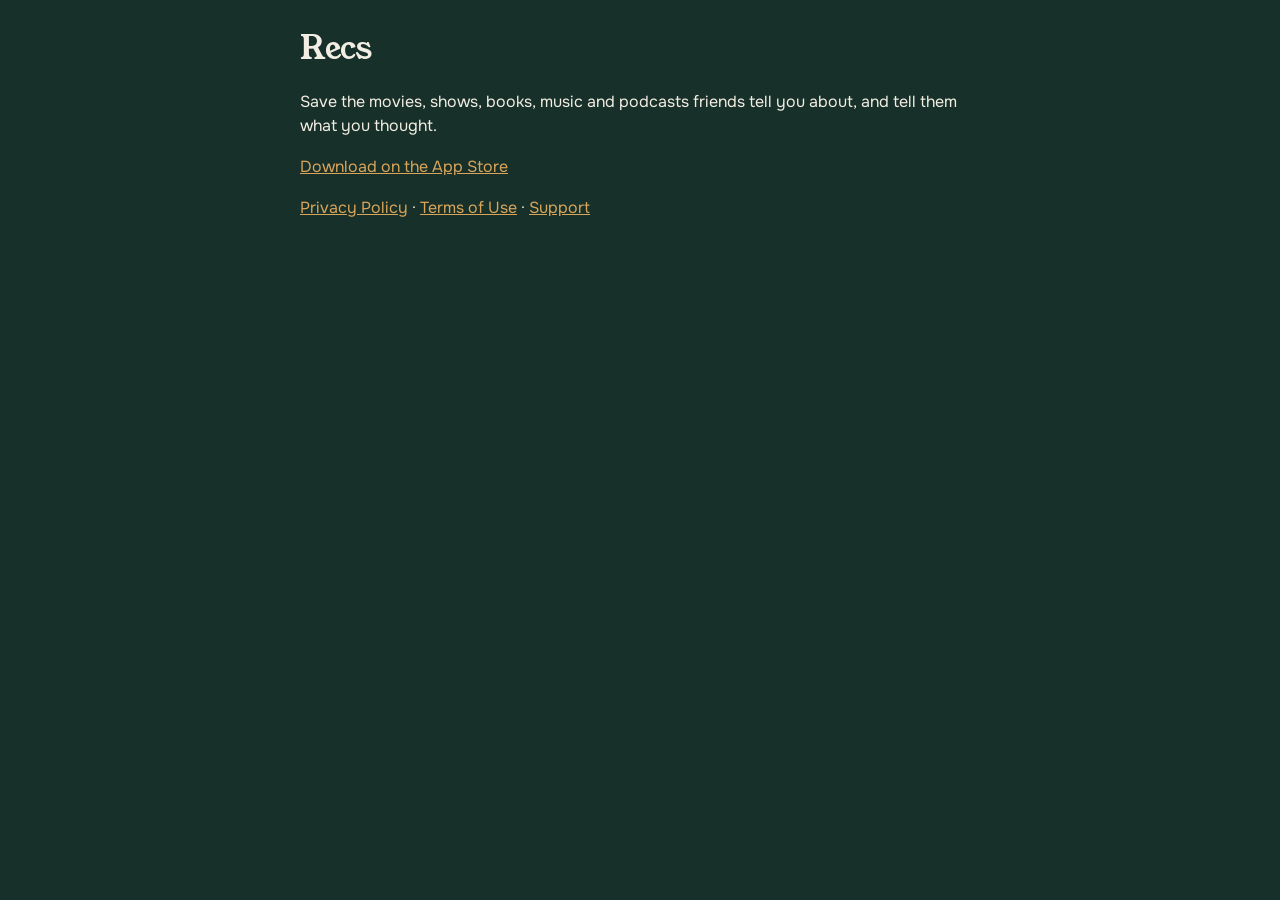
<file: index.html>
<!DOCTYPE html>
<html lang="en"><head><meta charset="utf-8"><meta name="viewport" content="width=device-width, initial-scale=1">
<title>Recs</title><meta http-equiv="refresh" content="0; url=recs/"></head>
<body><a href="recs/">Recs</a></body></html>
</file>
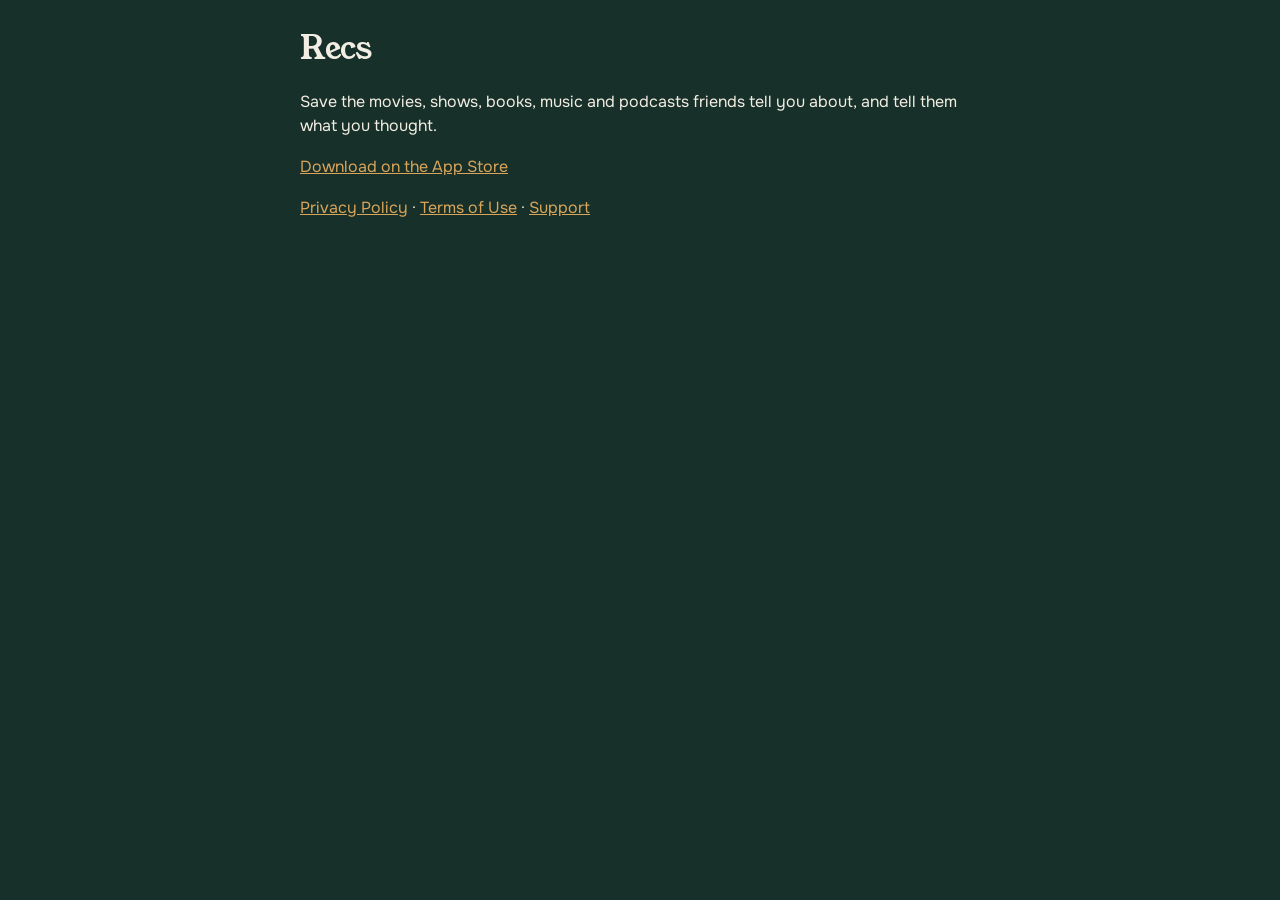
<file: recs/index.html>
<!DOCTYPE html>
<html lang="en"><head><meta charset="utf-8"><meta name="viewport" content="width=device-width, initial-scale=1">
<title>Recs</title><link rel="stylesheet" href="legal.css"></head>
<body><main>
<h1>Recs</h1>
<p>Save the movies, shows, books, music and podcasts friends tell you about, and tell them what you thought.</p>
<p><a href="https://apps.apple.com/app/id6836628511">Download on the App Store</a></p>
<p><a href="privacy.html">Privacy Policy</a> &middot; <a href="terms.html">Terms of Use</a> &middot; <a href="mailto:bfishman1992@gmail.com">Support</a></p>
</main></body></html>
</file>
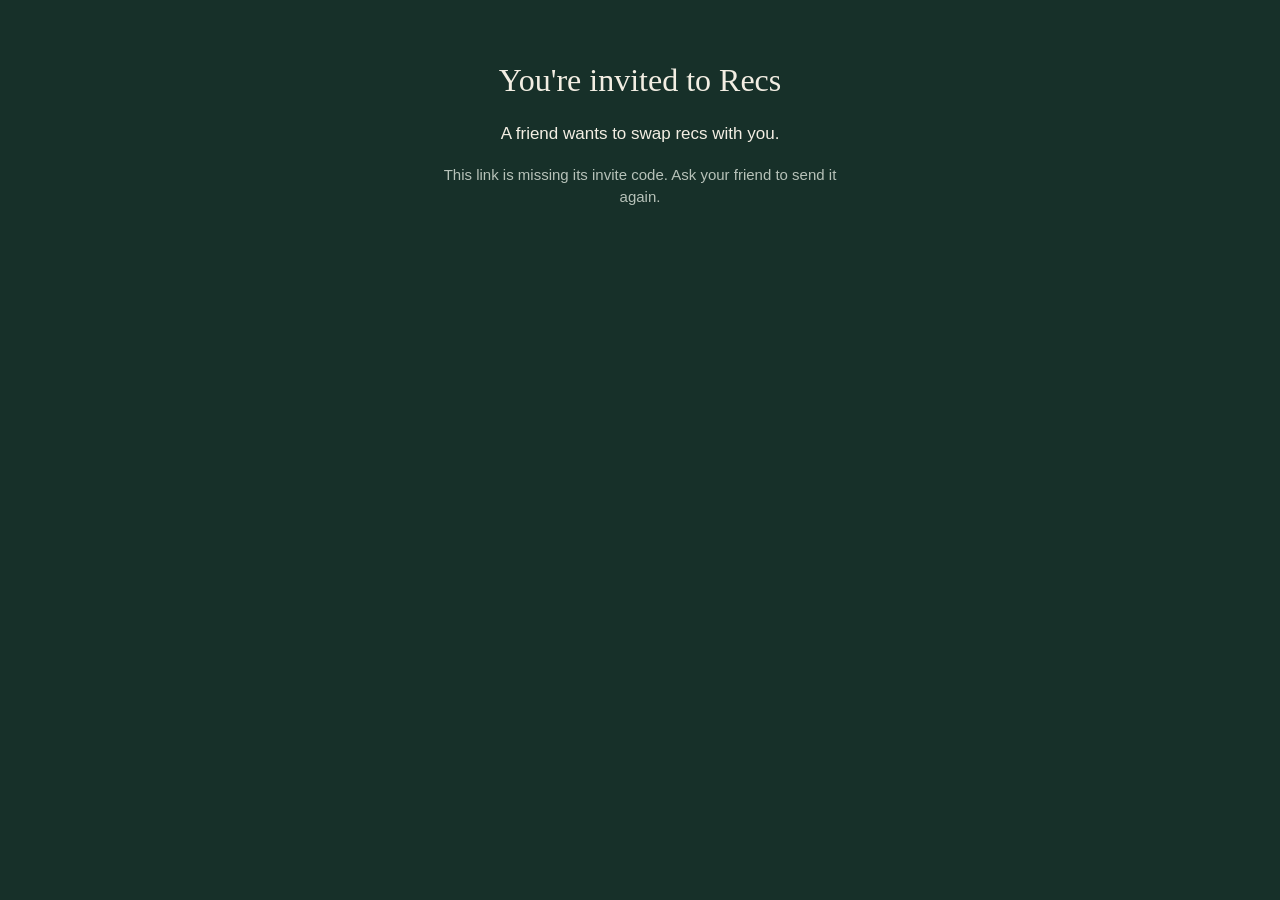
<file: recs/i/index.html>
<!DOCTYPE html>
<html lang="en"><head><meta charset="utf-8"><meta name="viewport" content="width=device-width, initial-scale=1">
<title>Join me on Recs</title>
<style>
body{margin:0;background:#173029;color:#F3EEE3;font:17px/1.5 -apple-system,BlinkMacSystemFont,"Segoe UI",sans-serif;text-align:center}
main{max-width:420px;margin:0 auto;padding:56px 24px}
h1{font-family:Georgia,serif;font-weight:400;font-size:2rem;margin:0 0 8px}
.code{font:700 2rem/1.2 ui-monospace,Menlo,monospace;letter-spacing:.18em;background:#10241F;border:1px solid #3F5A52;border-radius:14px;padding:14px;margin:18px 0}
a.b{display:block;margin:12px 0;padding:14px;border-radius:26px;background:#D9A55B;color:#17302A;font-weight:700;text-decoration:none}
button{background:none;border:1px solid #3F5A52;color:#F3EEE3;border-radius:26px;padding:12px 18px;font:inherit;min-height:44px}
.muted{color:#B7C2B9;font-size:.9375rem}
</style></head>
<body><main>
<h1>You're invited to Recs</h1>
<p>A friend wants to swap recs with you.</p>
<div id="ok" hidden>
  <p class="muted">Your invite code</p>
  <div class="code" id="code"></div>
  <a class="b" id="open" href="#">Open in Recs</a>
  <a class="b" href="https://apps.apple.com/app/id6836628511">Get Recs on the App Store</a>
  <p><button id="copy">Copy code</button></p>
  <p class="muted">New to Recs? Install it, tap "Have an invite code?" on the welcome screen, and enter the code above.</p>
</div>
<p id="bad" class="muted" hidden>This link is missing its invite code. Ask your friend to send it again.</p>
</main>
<script>
(function () {
  var c = (new URLSearchParams(location.search).get('c') || '').toUpperCase().replace(/[^A-Z0-9]/g, '');
  if (!/^[A-HJ-NP-Z2-9]{8}$/.test(c)) { document.getElementById('bad').hidden = false; return; }
  document.getElementById('ok').hidden = false;
  document.getElementById('code').textContent = c;
  var app = 'recs://invite/' + c;
  document.getElementById('open').href = app;
  document.getElementById('copy').onclick = function () { var b = this; if (navigator.clipboard) navigator.clipboard.writeText(c).then(function () { b.textContent = 'Code copied'; }); };
  // Try the app once; if it is not installed, the page stays and shows the code.
  setTimeout(function () { location.href = app; }, 250);
})();
</script>
</body></html>
</file>
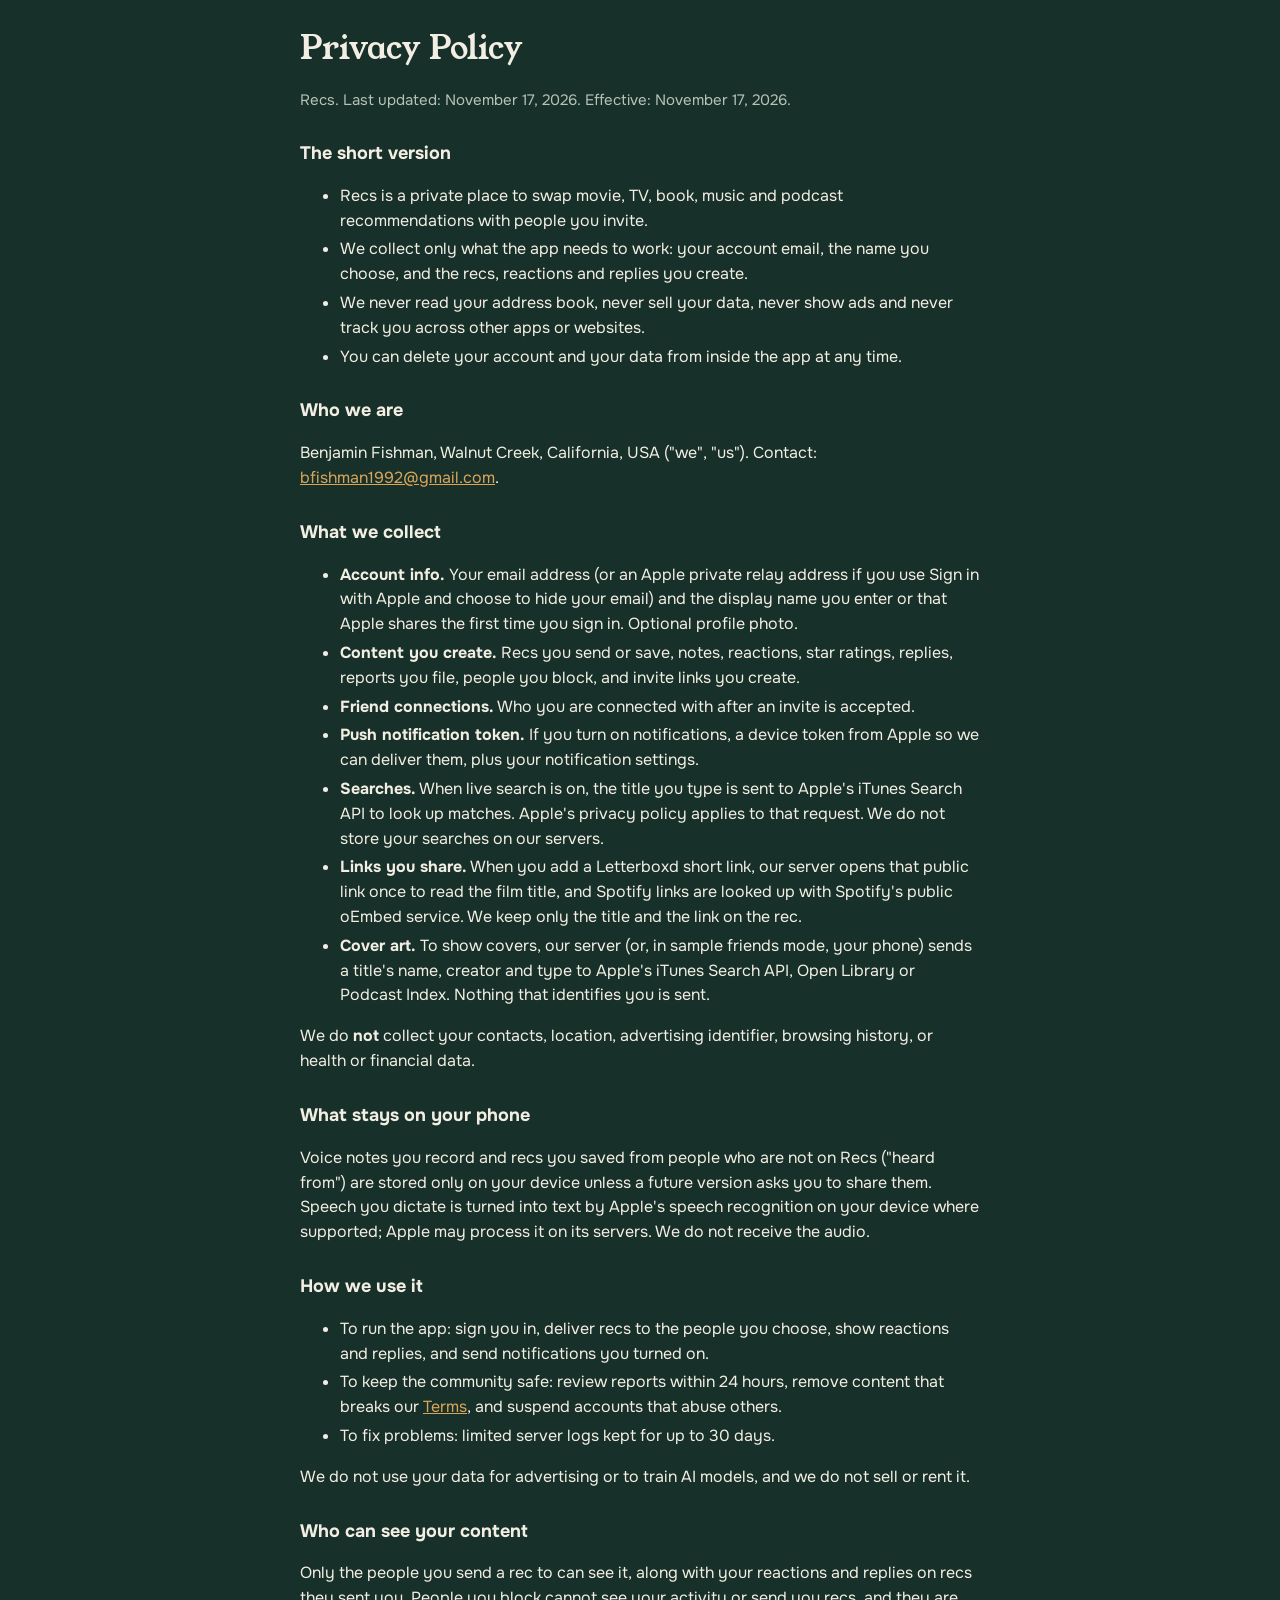
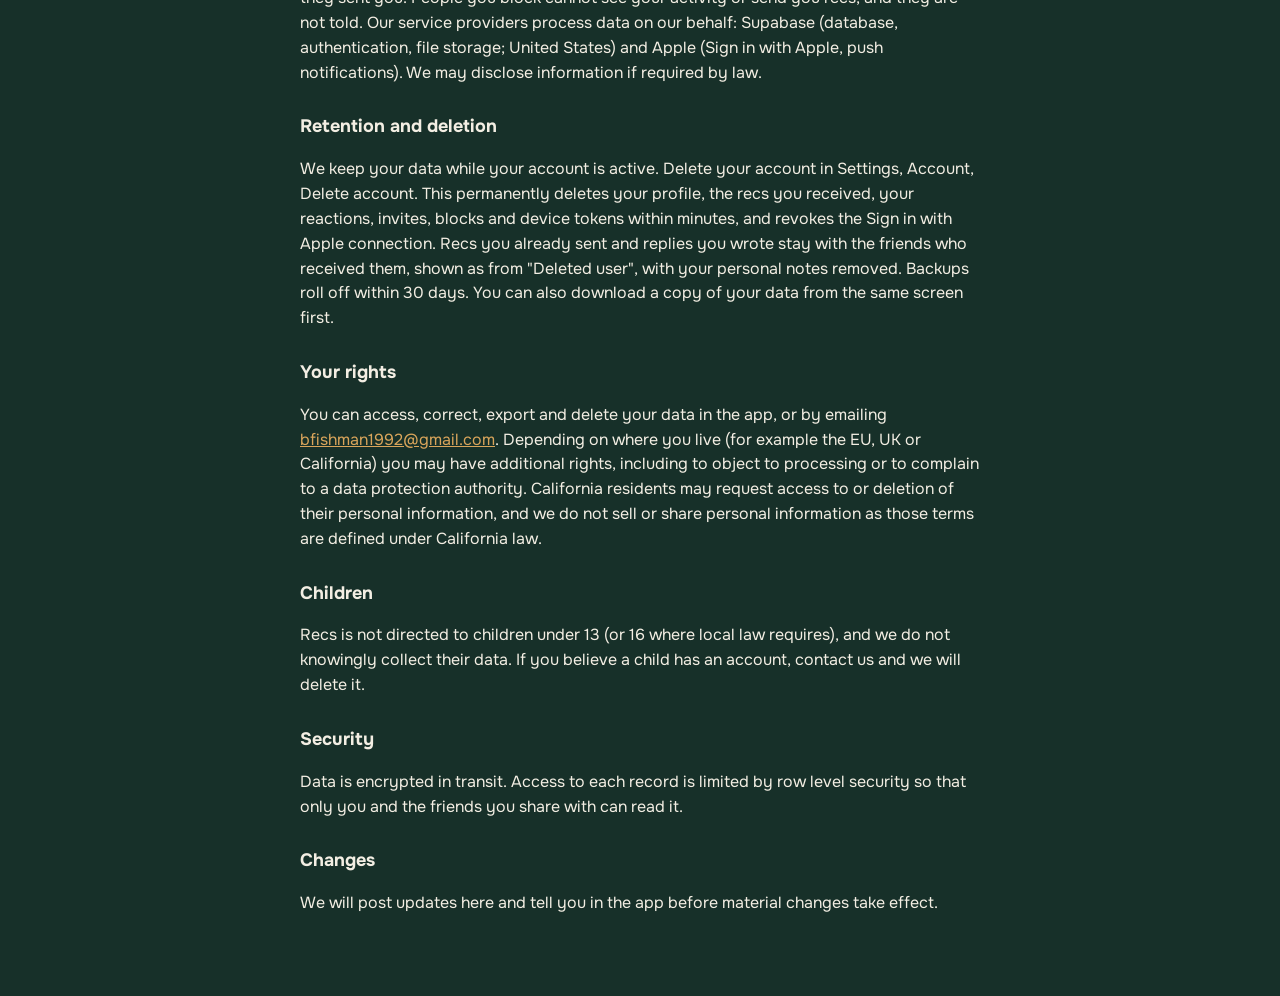
<file: recs/privacy.html>
<!DOCTYPE html>
<html lang="en"><head><meta charset="utf-8"><meta name="viewport" content="width=device-width, initial-scale=1, viewport-fit=cover">
<title>Recs Privacy Policy</title><link rel="stylesheet" href="legal.css"></head>
<body><main>
<h1>Privacy Policy</h1>
<p class="muted">Recs. Last updated: November 17, 2026. Effective: November 17, 2026.</p>

<h2>The short version</h2>
<ul>
<li>Recs is a private place to swap movie, TV, book, music and podcast recommendations with people you invite.</li>
<li>We collect only what the app needs to work: your account email, the name you choose, and the recs, reactions and replies you create.</li>
<li>We never read your address book, never sell your data, never show ads and never track you across other apps or websites.</li>
<li>You can delete your account and your data from inside the app at any time.</li>
</ul>

<h2>Who we are</h2>
<p>Benjamin Fishman, Walnut Creek, California, USA ("we", "us"). Contact: <a href="mailto:bfishman1992@gmail.com">bfishman1992@gmail.com</a>.</p>

<h2>What we collect</h2>
<ul>
<li><b>Account info.</b> Your email address (or an Apple private relay address if you use Sign in with Apple and choose to hide your email) and the display name you enter or that Apple shares the first time you sign in. Optional profile photo.</li>
<li><b>Content you create.</b> Recs you send or save, notes, reactions, star ratings, replies, reports you file, people you block, and invite links you create.</li>
<li><b>Friend connections.</b> Who you are connected with after an invite is accepted.</li>
<li><b>Push notification token.</b> If you turn on notifications, a device token from Apple so we can deliver them, plus your notification settings.</li>
<li><b>Searches.</b> When live search is on, the title you type is sent to Apple's iTunes Search API to look up matches. Apple's privacy policy applies to that request. We do not store your searches on our servers.</li>
<li><b>Links you share.</b> When you add a Letterboxd short link, our server opens that public link once to read the film title, and Spotify links are looked up with Spotify's public oEmbed service. We keep only the title and the link on the rec.</li>
<li><b>Cover art.</b> To show covers, our server (or, in sample friends mode, your phone) sends a title's name, creator and type to Apple's iTunes Search API, Open Library or Podcast Index. Nothing that identifies you is sent.</li>
</ul>
<p>We do <b>not</b> collect your contacts, location, advertising identifier, browsing history, or health or financial data.</p>

<h2>What stays on your phone</h2>
<p>Voice notes you record and recs you saved from people who are not on Recs ("heard from") are stored only on your device unless a future version asks you to share them. Speech you dictate is turned into text by Apple's speech recognition on your device where supported; Apple may process it on its servers. We do not receive the audio.</p>

<h2>How we use it</h2>
<ul>
<li>To run the app: sign you in, deliver recs to the people you choose, show reactions and replies, and send notifications you turned on.</li>
<li>To keep the community safe: review reports within 24 hours, remove content that breaks our <a href="terms.html">Terms</a>, and suspend accounts that abuse others.</li>
<li>To fix problems: limited server logs kept for up to 30 days.</li>
</ul>
<p>We do not use your data for advertising or to train AI models, and we do not sell or rent it.</p>

<h2>Who can see your content</h2>
<p>Only the people you send a rec to can see it, along with your reactions and replies on recs they sent you. People you block cannot see your activity or send you recs, and they are not told. Our service providers process data on our behalf: Supabase (database, authentication, file storage; United States) and Apple (Sign in with Apple, push notifications). We may disclose information if required by law.</p>

<h2>Retention and deletion</h2>
<p>We keep your data while your account is active. Delete your account in Settings, Account, Delete account. This permanently deletes your profile, the recs you received, your reactions, invites, blocks and device tokens within minutes, and revokes the Sign in with Apple connection. Recs you already sent and replies you wrote stay with the friends who received them, shown as from "Deleted user", with your personal notes removed. Backups roll off within 30 days. You can also download a copy of your data from the same screen first.</p>

<h2>Your rights</h2>
<p>You can access, correct, export and delete your data in the app, or by emailing <a href="mailto:bfishman1992@gmail.com">bfishman1992@gmail.com</a>. Depending on where you live (for example the EU, UK or California) you may have additional rights, including to object to processing or to complain to a data protection authority. California residents may request access to or deletion of their personal information, and we do not sell or share personal information as those terms are defined under California law.</p>

<h2>Children</h2>
<p>Recs is not directed to children under 13 (or 16 where local law requires), and we do not knowingly collect their data. If you believe a child has an account, contact us and we will delete it.</p>

<h2>Security</h2>
<p>Data is encrypted in transit. Access to each record is limited by row level security so that only you and the friends you share with can read it.</p>

<h2>Changes</h2>
<p>We will post updates here and tell you in the app before material changes take effect.</p>
</main></body></html>
</file>
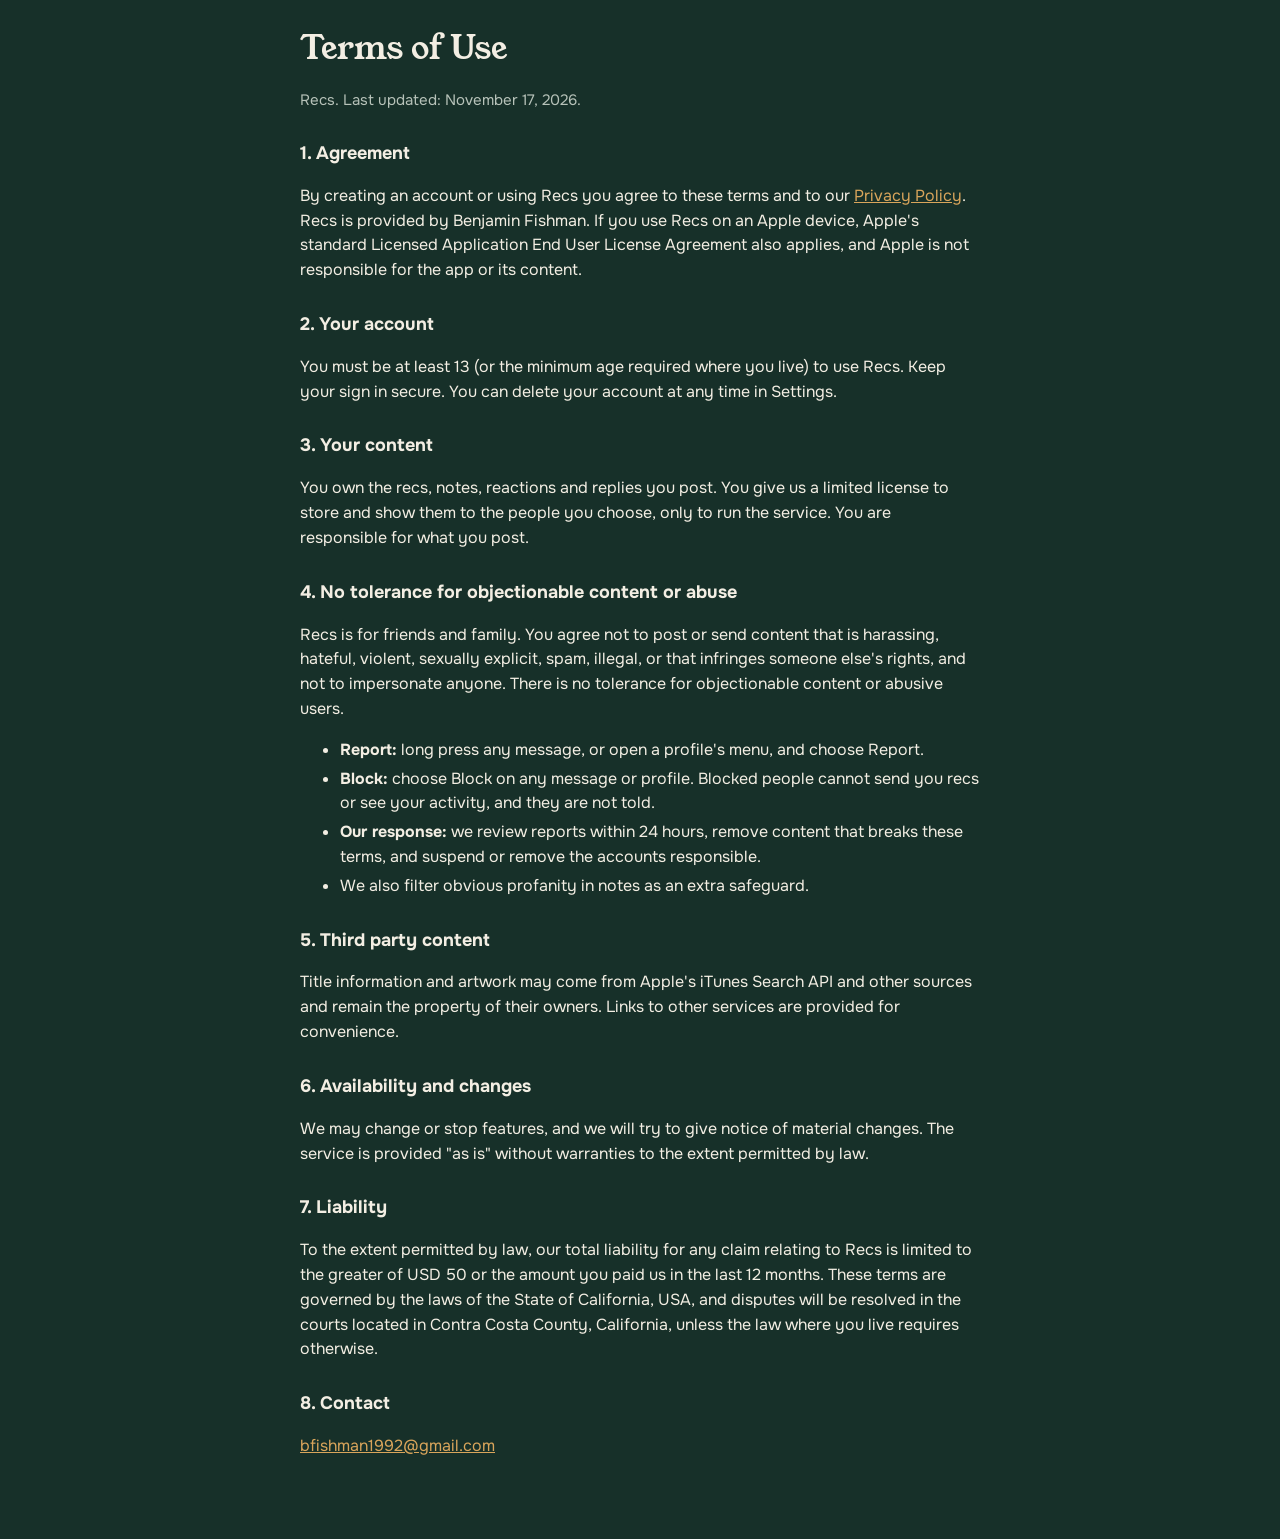
<file: recs/terms.html>
<!DOCTYPE html>
<html lang="en"><head><meta charset="utf-8"><meta name="viewport" content="width=device-width, initial-scale=1, viewport-fit=cover">
<title>Recs Terms of Use</title><link rel="stylesheet" href="legal.css"></head>
<body><main>
<h1>Terms of Use</h1>
<p class="muted">Recs. Last updated: November 17, 2026.</p>

<h2>1. Agreement</h2>
<p>By creating an account or using Recs you agree to these terms and to our <a href="privacy.html">Privacy Policy</a>. Recs is provided by Benjamin Fishman. If you use Recs on an Apple device, Apple's standard Licensed Application End User License Agreement also applies, and Apple is not responsible for the app or its content.</p>

<h2>2. Your account</h2>
<p>You must be at least 13 (or the minimum age required where you live) to use Recs. Keep your sign in secure. You can delete your account at any time in Settings.</p>

<h2>3. Your content</h2>
<p>You own the recs, notes, reactions and replies you post. You give us a limited license to store and show them to the people you choose, only to run the service. You are responsible for what you post.</p>

<h2>4. No tolerance for objectionable content or abuse</h2>
<p>Recs is for friends and family. You agree not to post or send content that is harassing, hateful, violent, sexually explicit, spam, illegal, or that infringes someone else's rights, and not to impersonate anyone. There is no tolerance for objectionable content or abusive users.</p>
<ul>
<li><b>Report:</b> long press any message, or open a profile's menu, and choose Report.</li>
<li><b>Block:</b> choose Block on any message or profile. Blocked people cannot send you recs or see your activity, and they are not told.</li>
<li><b>Our response:</b> we review reports within 24 hours, remove content that breaks these terms, and suspend or remove the accounts responsible.</li>
<li>We also filter obvious profanity in notes as an extra safeguard.</li>
</ul>

<h2>5. Third party content</h2>
<p>Title information and artwork may come from Apple's iTunes Search API and other sources and remain the property of their owners. Links to other services are provided for convenience.</p>

<h2>6. Availability and changes</h2>
<p>We may change or stop features, and we will try to give notice of material changes. The service is provided "as is" without warranties to the extent permitted by law.</p>

<h2>7. Liability</h2>
<p>To the extent permitted by law, our total liability for any claim relating to Recs is limited to the greater of USD 50 or the amount you paid us in the last 12 months. These terms are governed by the laws of the State of California, USA, and disputes will be resolved in the courts located in Contra Costa County, California, unless the law where you live requires otherwise.</p>

<h2>8. Contact</h2>
<p><a href="mailto:bfishman1992@gmail.com">bfishman1992@gmail.com</a></p>
</main></body></html>
</file>
<file: recs/legal.css>
@import url("https://fonts.googleapis.com/css2?family=Onest:wght@400;600&family=Young+Serif&display=swap");
body{margin:0;background:#173029;color:#F3EEE3;font:16px/1.55 "Onest",-apple-system,BlinkMacSystemFont,"Segoe UI",Roboto,sans-serif}
main{max-width:680px;margin:0 auto;padding:calc(env(safe-area-inset-top,0px) + 24px) 20px 64px}
h1{font-family:"Young Serif",Georgia,serif;font-weight:400;font-size:2rem;margin:0 0 6px}
h2{font-size:1.125rem;margin:28px 0 6px}
a{color:#D9A55B}
.draft{background:#3A2A1E;border:1px solid #D9A55B;color:#F3D9B0;border-radius:12px;padding:12px 14px;margin:16px 0}
.muted{color:#B7C2B9;font-size:.9375rem}
li{margin:4px 0}
</file>
